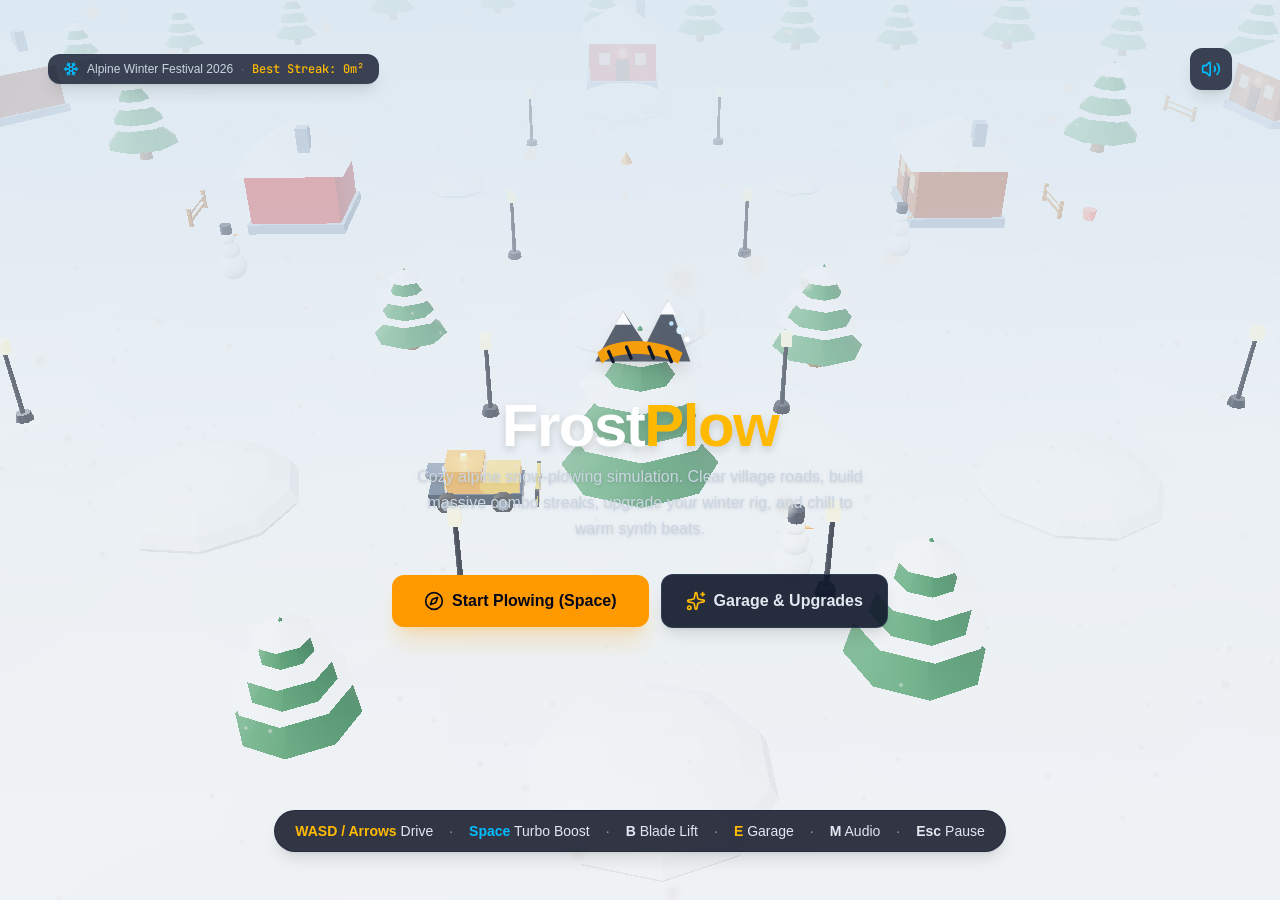
<file: docs/index.html>
<!doctype html>
<html lang="en">
  <head>
    <meta charset="UTF-8" />
    <meta name="viewport" content="width=device-width, initial-scale=1.0" />
    <title>FrostPlow: Cozy Alpine Snowplowing</title>
    <meta name="description" content="A cozy 3D isometric snow-plowing game with vehicle upgrades, combo multipliers, snow clearing physics, and procedural synth soundscapes." />
    <meta property="og:title" content="FrostPlow: Cozy Alpine Snowplowing" />
    <meta property="og:description" content="A cozy 3D isometric snow-plowing game with vehicle upgrades, combo multipliers, snow clearing physics, and procedural synth soundscapes." />
    <meta property="og:type" content="website" />
    <meta name="twitter:card" content="summary_large_image" />
    <link rel="preconnect" href="https://fonts.googleapis.com">
    <link rel="preconnect" href="https://fonts.gstatic.com" crossorigin>
    <link href="https://fonts.googleapis.com/css2?family=Plus+Jakarta+Sans:wght@400;500;600;700;800&family=JetBrains+Mono:wght@500;700&display=swap" rel="stylesheet">
    <script type="module" crossorigin src="./assets/index-BkStNFQ0.js"></script>
    <link rel="stylesheet" crossorigin href="./assets/index-BnOg-NsI.css">
  </head>
  <body>
    <div id="root"></div>
  </body>
</html>
</file>
<file: docs/assets/index-BnOg-NsI.css>
/*! tailwindcss v4.3.3 | MIT License | https://tailwindcss.com */
@layer properties{@supports (((-webkit-hyphens:none)) and (not (margin-trim:inline))) or ((-moz-orient:inline) and (not (color:rgb(from red r g b)))){*,:before,:after,::backdrop{--tw-rotate-x:initial;--tw-rotate-y:initial;--tw-rotate-z:initial;--tw-skew-x:initial;--tw-skew-y:initial;--tw-space-y-reverse:0;--tw-border-style:solid;--tw-gradient-position:initial;--tw-gradient-from:#0000;--tw-gradient-via:#0000;--tw-gradient-to:#0000;--tw-gradient-stops:initial;--tw-gradient-via-stops:initial;--tw-gradient-from-position:0%;--tw-gradient-via-position:50%;--tw-gradient-to-position:100%;--tw-leading:initial;--tw-font-weight:initial;--tw-tracking:initial;--tw-shadow:0 0 #0000;--tw-shadow-color:initial;--tw-shadow-alpha:100%;--tw-inset-shadow:0 0 #0000;--tw-inset-shadow-color:initial;--tw-inset-shadow-alpha:100%;--tw-ring-color:initial;--tw-ring-shadow:0 0 #0000;--tw-inset-ring-color:initial;--tw-inset-ring-shadow:0 0 #0000;--tw-ring-inset:initial;--tw-ring-offset-width:0px;--tw-ring-offset-color:#fff;--tw-ring-offset-shadow:0 0 #0000;--tw-blur:initial;--tw-brightness:initial;--tw-contrast:initial;--tw-grayscale:initial;--tw-hue-rotate:initial;--tw-invert:initial;--tw-opacity:initial;--tw-saturate:initial;--tw-sepia:initial;--tw-drop-shadow:initial;--tw-drop-shadow-color:initial;--tw-drop-shadow-alpha:100%;--tw-drop-shadow-size:initial;--tw-duration:initial;--tw-scale-x:1;--tw-scale-y:1;--tw-scale-z:1}}}@layer theme{:root,:host{--font-sans:-apple-system, BlinkMacSystemFont, "Segoe UI", Roboto, "Helvetica Neue", "Noto Sans", Arial, sans-serif, "Apple Color Emoji", "Segoe UI Emoji", "Segoe UI Symbol", "Noto Color Emoji";--font-mono:ui-monospace, SFMono-Regular, Menlo, Monaco, Consolas, "Liberation Mono", "Courier New", monospace;--color-orange-400:oklch(75% .183 55.934);--color-orange-500:oklch(70.5% .213 47.604);--color-amber-200:oklch(92.4% .12 95.746);--color-amber-300:oklch(87.9% .169 91.605);--color-amber-400:oklch(82.8% .189 84.429);--color-amber-500:oklch(76.9% .188 70.08);--color-yellow-300:oklch(90.5% .182 98.111);--color-emerald-300:oklch(84.5% .143 164.978);--color-emerald-400:oklch(76.5% .177 163.223);--color-emerald-500:oklch(69.6% .17 162.48);--color-cyan-400:oklch(78.9% .154 211.53);--color-sky-300:oklch(82.8% .111 230.318);--color-sky-400:oklch(74.6% .16 232.661);--color-sky-500:oklch(68.5% .169 237.323);--color-indigo-600:oklch(51.1% .262 276.966);--color-rose-400:oklch(71.2% .194 13.428);--color-rose-500:oklch(64.5% .246 16.439);--color-slate-100:oklch(96.8% .007 247.896);--color-slate-200:oklch(92.9% .013 255.508);--color-slate-300:oklch(86.9% .022 252.894);--color-slate-400:oklch(70.4% .04 256.788);--color-slate-500:oklch(55.4% .046 257.417);--color-slate-700:oklch(37.2% .044 257.287);--color-slate-800:oklch(27.9% .041 260.031);--color-slate-900:oklch(20.8% .042 265.755);--color-slate-950:oklch(12.9% .042 264.695);--color-white:#fff;--spacing:.25rem;--container-sm:24rem;--container-md:28rem;--container-xl:36rem;--container-2xl:42rem;--container-4xl:56rem;--text-xs:.75rem;--text-xs--line-height:calc(1 / .75);--text-sm:.875rem;--text-sm--line-height:calc(1.25 / .875);--text-base:1rem;--text-base--line-height:calc(1.5 / 1);--text-lg:1.125rem;--text-lg--line-height:calc(1.75 / 1.125);--text-xl:1.25rem;--text-xl--line-height:calc(1.75 / 1.25);--text-2xl:1.5rem;--text-2xl--line-height:calc(2 / 1.5);--text-3xl:1.875rem;--text-3xl--line-height:calc(2.25 / 1.875);--text-4xl:2.25rem;--text-4xl--line-height:calc(2.5 / 2.25);--text-6xl:3.75rem;--text-6xl--line-height:1;--font-weight-medium:500;--font-weight-semibold:600;--font-weight-bold:700;--font-weight-extrabold:800;--font-weight-black:900;--tracking-tight:-.025em;--tracking-wider:.05em;--tracking-widest:.1em;--leading-relaxed:1.625;--radius-xl:.75rem;--radius-2xl:1rem;--radius-3xl:1.5rem;--drop-shadow-lg:0 4px 4px #00000026;--drop-shadow-xl:0 9px 7px #0000001a;--animate-pulse:pulse 2s cubic-bezier(.4, 0, .6, 1) infinite;--animate-bounce:bounce 1s infinite;--default-transition-duration:.15s;--default-transition-timing-function:cubic-bezier(.4, 0, .2, 1);--default-font-family:var(--font-sans);--default-mono-font-family:var(--font-mono)}}@layer base{*,:after,:before,::backdrop{box-sizing:border-box;border:0 solid;margin:0;padding:0}::file-selector-button{box-sizing:border-box;border:0 solid;margin:0;padding:0}html,:host{-webkit-text-size-adjust:100%;tab-size:4;line-height:1.5;font-family:var(--default-font-family,-apple-system, BlinkMacSystemFont, "Segoe UI", Roboto, "Helvetica Neue", "Noto Sans", Arial, sans-serif, "Apple Color Emoji", "Segoe UI Emoji", "Segoe UI Symbol", "Noto Color Emoji");font-feature-settings:var(--default-font-feature-settings,normal);font-variation-settings:var(--default-font-variation-settings,normal);-webkit-tap-highlight-color:transparent}hr{height:0;color:inherit;border-top-width:1px}abbr:where([title]){-webkit-text-decoration:underline dotted;text-decoration:underline dotted}h1,h2,h3,h4,h5,h6{font-size:inherit;font-weight:inherit}a{color:inherit;-webkit-text-decoration:inherit;-webkit-text-decoration:inherit;-webkit-text-decoration:inherit;-webkit-text-decoration:inherit;text-decoration:inherit}b,strong{font-weight:bolder}code,kbd,samp,pre{font-family:var(--default-mono-font-family,ui-monospace, SFMono-Regular, Menlo, Monaco, Consolas, "Liberation Mono", "Courier New", monospace);font-feature-settings:var(--default-mono-font-feature-settings,normal);font-variation-settings:var(--default-mono-font-variation-settings,normal);font-size:1em}small{font-size:80%}sub,sup{vertical-align:baseline;font-size:75%;line-height:0;position:relative}sub{bottom:-.25em}sup{top:-.5em}table{text-indent:0;border-color:inherit;border-collapse:collapse}:-moz-focusring:where(:not(iframe)){outline:auto}progress{vertical-align:baseline}summary{display:list-item}ol,ul,menu{list-style:none}img,svg,video,canvas,audio,iframe,embed,object{vertical-align:middle;display:block}img,video{max-width:100%;height:auto}button,input,select,optgroup,textarea{font:inherit;font-feature-settings:inherit;font-variation-settings:inherit;letter-spacing:inherit;color:inherit;opacity:1;background-color:#0000;border-radius:0}::file-selector-button{font:inherit;font-feature-settings:inherit;font-variation-settings:inherit;letter-spacing:inherit;color:inherit;opacity:1;background-color:#0000;border-radius:0}:where(select:is([multiple],[size])) optgroup{font-weight:bolder}:where(select:is([multiple],[size])) optgroup option{padding-inline-start:20px}::file-selector-button{margin-inline-end:4px}::placeholder{opacity:1}@supports (not ((-webkit-appearance:-apple-pay-button))) or (contain-intrinsic-size:1px){::placeholder{color:currentColor}@supports (color:color-mix(in lab, red, red)){::placeholder{color:color-mix(in oklab, currentcolor 50%, transparent)}}}textarea{resize:vertical}::-webkit-search-decoration{-webkit-appearance:none}::-webkit-date-and-time-value{min-height:1lh;text-align:inherit}::-webkit-datetime-edit{display:inline-flex}::-webkit-datetime-edit-fields-wrapper{padding:0}::-webkit-datetime-edit{padding-block:0}::-webkit-datetime-edit-year-field{padding-block:0}::-webkit-datetime-edit-month-field{padding-block:0}::-webkit-datetime-edit-day-field{padding-block:0}::-webkit-datetime-edit-hour-field{padding-block:0}::-webkit-datetime-edit-minute-field{padding-block:0}::-webkit-datetime-edit-second-field{padding-block:0}::-webkit-datetime-edit-millisecond-field{padding-block:0}::-webkit-datetime-edit-meridiem-field{padding-block:0}::-webkit-calendar-picker-indicator{line-height:1}:-moz-ui-invalid{box-shadow:none}button,input:where([type=button],[type=reset],[type=submit]){appearance:button}::file-selector-button{appearance:button}::-webkit-inner-spin-button{height:auto}::-webkit-outer-spin-button{height:auto}[hidden]:where(:not([hidden=until-found])){display:none!important}html,body,#root{-webkit-user-select:none;user-select:none;color:#e2e8f0;background-color:#0b1320;width:100%;height:100%;margin:0;padding:0;font-family:Plus Jakarta Sans,system-ui,-apple-system,sans-serif;overflow:hidden}}@layer components;@layer utilities{.pointer-events-auto{pointer-events:auto}.pointer-events-none{pointer-events:none}.visible{visibility:visible}.absolute{position:absolute}.fixed{position:fixed}.relative{position:relative}.inset-0{inset:0}.inset-x-0{inset-inline:0}.bottom-6{bottom:calc(var(--spacing) * 6)}.z-10{z-index:10}.z-15{z-index:15}.z-20{z-index:20}.z-25{z-index:25}.z-30{z-index:30}.container{width:100%}@media (width>=40rem){.container{max-width:40rem}}@media (width>=48rem){.container{max-width:48rem}}@media (width>=64rem){.container{max-width:64rem}}@media (width>=80rem){.container{max-width:80rem}}@media (width>=96rem){.container{max-width:96rem}}.mx-auto{margin-inline:auto}.my-2{margin-block:calc(var(--spacing) * 2)}.my-auto{margin-block:auto}.mt-0\.5{margin-top:calc(var(--spacing) * .5)}.mt-1\.5{margin-top:calc(var(--spacing) * 1.5)}.mb-0\.5{margin-bottom:calc(var(--spacing) * .5)}.mb-1{margin-bottom:var(--spacing)}.mb-1\.5{margin-bottom:calc(var(--spacing) * 1.5)}.mb-2{margin-bottom:calc(var(--spacing) * 2)}.mb-3{margin-bottom:calc(var(--spacing) * 3)}.mb-4{margin-bottom:calc(var(--spacing) * 4)}.mb-5{margin-bottom:calc(var(--spacing) * 5)}.mb-6{margin-bottom:calc(var(--spacing) * 6)}.mb-8{margin-bottom:calc(var(--spacing) * 8)}.ml-1{margin-left:var(--spacing)}.ml-auto{margin-left:auto}.contents{display:contents}.flex{display:flex}.grid{display:grid}.hidden{display:none}.h-1\.5{height:calc(var(--spacing) * 1.5)}.h-2{height:calc(var(--spacing) * 2)}.h-3\.5{height:calc(var(--spacing) * 3.5)}.h-4{height:calc(var(--spacing) * 4)}.h-5{height:calc(var(--spacing) * 5)}.h-6{height:calc(var(--spacing) * 6)}.h-7{height:calc(var(--spacing) * 7)}.h-8{height:calc(var(--spacing) * 8)}.h-16{height:calc(var(--spacing) * 16)}.h-24{height:calc(var(--spacing) * 24)}.h-36{height:calc(var(--spacing) * 36)}.h-full{height:100%}.h-screen{height:100vh}.max-h-\[70vh\]{max-height:70vh}.max-h-\[88vh\]{max-height:88vh}.w-3\.5{width:calc(var(--spacing) * 3.5)}.w-4{width:calc(var(--spacing) * 4)}.w-5{width:calc(var(--spacing) * 5)}.w-6{width:calc(var(--spacing) * 6)}.w-7{width:calc(var(--spacing) * 7)}.w-8{width:calc(var(--spacing) * 8)}.w-16{width:calc(var(--spacing) * 16)}.w-24{width:calc(var(--spacing) * 24)}.w-28{width:calc(var(--spacing) * 28)}.w-36{width:calc(var(--spacing) * 36)}.w-\[170px\]{width:170px}.w-full{width:100%}.w-screen{width:100vw}.max-w-2xl{max-width:var(--container-2xl)}.max-w-4xl{max-width:var(--container-4xl)}.max-w-md{max-width:var(--container-md)}.max-w-sm{max-width:var(--container-sm)}.max-w-xl{max-width:var(--container-xl)}.min-w-\[170px\]{min-width:170px}.min-w-\[200px\]{min-width:200px}.flex-1{flex:1}.shrink-0{flex-shrink:0}.transform{transform:var(--tw-rotate-x,) var(--tw-rotate-y,) var(--tw-rotate-z,) var(--tw-skew-x,) var(--tw-skew-y,)}.animate-bounce{animation:var(--animate-bounce)}.animate-pulse{animation:var(--animate-pulse)}.cursor-grab{cursor:grab}.cursor-not-allowed{cursor:not-allowed}.cursor-pointer{cursor:pointer}.resize{resize:both}.grid-cols-1{grid-template-columns:repeat(1,minmax(0,1fr))}.grid-cols-3{grid-template-columns:repeat(3,minmax(0,1fr))}.flex-col{flex-direction:column}.flex-wrap{flex-wrap:wrap}.items-baseline{align-items:baseline}.items-center{align-items:center}.items-end{align-items:flex-end}.items-start{align-items:flex-start}.justify-between{justify-content:space-between}.justify-center{justify-content:center}.gap-1{gap:var(--spacing)}.gap-1\.5{gap:calc(var(--spacing) * 1.5)}.gap-2{gap:calc(var(--spacing) * 2)}.gap-2\.5{gap:calc(var(--spacing) * 2.5)}.gap-3{gap:calc(var(--spacing) * 3)}.gap-3\.5{gap:calc(var(--spacing) * 3.5)}.gap-4{gap:calc(var(--spacing) * 4)}:where(.space-y-1>:not(:last-child)){--tw-space-y-reverse:0;margin-block-start:calc(var(--spacing) * var(--tw-space-y-reverse));margin-block-end:calc(var(--spacing) * calc(1 - var(--tw-space-y-reverse)))}:where(.space-y-2>:not(:last-child)){--tw-space-y-reverse:0;margin-block-start:calc(calc(var(--spacing) * 2) * var(--tw-space-y-reverse));margin-block-end:calc(calc(var(--spacing) * 2) * calc(1 - var(--tw-space-y-reverse)))}:where(.space-y-2\.5>:not(:last-child)){--tw-space-y-reverse:0;margin-block-start:calc(calc(var(--spacing) * 2.5) * var(--tw-space-y-reverse));margin-block-end:calc(calc(var(--spacing) * 2.5) * calc(1 - var(--tw-space-y-reverse)))}:where(.space-y-3\.5>:not(:last-child)){--tw-space-y-reverse:0;margin-block-start:calc(calc(var(--spacing) * 3.5) * var(--tw-space-y-reverse));margin-block-end:calc(calc(var(--spacing) * 3.5) * calc(1 - var(--tw-space-y-reverse)))}:where(.space-y-4>:not(:last-child)){--tw-space-y-reverse:0;margin-block-start:calc(calc(var(--spacing) * 4) * var(--tw-space-y-reverse));margin-block-end:calc(calc(var(--spacing) * 4) * calc(1 - var(--tw-space-y-reverse)))}.truncate{text-overflow:ellipsis;white-space:nowrap;overflow:hidden}.overflow-hidden{overflow:hidden}.overflow-y-auto{overflow-y:auto}.rounded{border-radius:.25rem}.rounded-2xl{border-radius:var(--radius-2xl)}.rounded-3xl{border-radius:var(--radius-3xl)}.rounded-full{border-radius:2147483647px}.rounded-xl{border-radius:var(--radius-xl)}.border{border-style:var(--tw-border-style);border-width:1px}.border-t{border-top-style:var(--tw-border-style);border-top-width:1px}.border-b{border-bottom-style:var(--tw-border-style);border-bottom-width:1px}.border-amber-300{border-color:var(--color-amber-300)}.border-amber-400{border-color:var(--color-amber-400)}.border-amber-500\/30{border-color:#f99c004d}@supports (color:color-mix(in lab, red, red)){.border-amber-500\/30{border-color:color-mix(in oklab, var(--color-amber-500) 30%, transparent)}}.border-amber-500\/40{border-color:#f99c0066}@supports (color:color-mix(in lab, red, red)){.border-amber-500\/40{border-color:color-mix(in oklab, var(--color-amber-500) 40%, transparent)}}.border-emerald-500\/30{border-color:#00bb7f4d}@supports (color:color-mix(in lab, red, red)){.border-emerald-500\/30{border-color:color-mix(in oklab, var(--color-emerald-500) 30%, transparent)}}.border-sky-500\/30{border-color:#00a5ef4d}@supports (color:color-mix(in lab, red, red)){.border-sky-500\/30{border-color:color-mix(in oklab, var(--color-sky-500) 30%, transparent)}}.border-slate-700{border-color:var(--color-slate-700)}.border-slate-700\/50{border-color:#31415880}@supports (color:color-mix(in lab, red, red)){.border-slate-700\/50{border-color:color-mix(in oklab, var(--color-slate-700) 50%, transparent)}}.border-slate-700\/60{border-color:#31415899}@supports (color:color-mix(in lab, red, red)){.border-slate-700\/60{border-color:color-mix(in oklab, var(--color-slate-700) 60%, transparent)}}.border-slate-700\/70{border-color:#314158b3}@supports (color:color-mix(in lab, red, red)){.border-slate-700\/70{border-color:color-mix(in oklab, var(--color-slate-700) 70%, transparent)}}.border-slate-700\/80{border-color:#314158cc}@supports (color:color-mix(in lab, red, red)){.border-slate-700\/80{border-color:color-mix(in oklab, var(--color-slate-700) 80%, transparent)}}.border-slate-800{border-color:var(--color-slate-800)}.border-slate-800\/80{border-color:#1d293dcc}@supports (color:color-mix(in lab, red, red)){.border-slate-800\/80{border-color:color-mix(in oklab, var(--color-slate-800) 80%, transparent)}}.border-white\/20{border-color:#fff3}@supports (color:color-mix(in lab, red, red)){.border-white\/20{border-color:color-mix(in oklab, var(--color-white) 20%, transparent)}}.bg-amber-400{background-color:var(--color-amber-400)}.bg-amber-500{background-color:var(--color-amber-500)}.bg-amber-500\/15{background-color:#f99c0026}@supports (color:color-mix(in lab, red, red)){.bg-amber-500\/15{background-color:color-mix(in oklab, var(--color-amber-500) 15%, transparent)}}.bg-amber-500\/20{background-color:#f99c0033}@supports (color:color-mix(in lab, red, red)){.bg-amber-500\/20{background-color:color-mix(in oklab, var(--color-amber-500) 20%, transparent)}}.bg-emerald-400{background-color:var(--color-emerald-400)}.bg-emerald-500\/10{background-color:#00bb7f1a}@supports (color:color-mix(in lab, red, red)){.bg-emerald-500\/10{background-color:color-mix(in oklab, var(--color-emerald-500) 10%, transparent)}}.bg-emerald-500\/15{background-color:#00bb7f26}@supports (color:color-mix(in lab, red, red)){.bg-emerald-500\/15{background-color:color-mix(in oklab, var(--color-emerald-500) 15%, transparent)}}.bg-emerald-500\/20{background-color:#00bb7f33}@supports (color:color-mix(in lab, red, red)){.bg-emerald-500\/20{background-color:color-mix(in oklab, var(--color-emerald-500) 20%, transparent)}}.bg-indigo-600{background-color:var(--color-indigo-600)}.bg-orange-500{background-color:var(--color-orange-500)}.bg-sky-400{background-color:var(--color-sky-400)}.bg-sky-500{background-color:var(--color-sky-500)}.bg-sky-500\/10{background-color:#00a5ef1a}@supports (color:color-mix(in lab, red, red)){.bg-sky-500\/10{background-color:color-mix(in oklab, var(--color-sky-500) 10%, transparent)}}.bg-slate-800{background-color:var(--color-slate-800)}.bg-slate-800\/60{background-color:#1d293d99}@supports (color:color-mix(in lab, red, red)){.bg-slate-800\/60{background-color:color-mix(in oklab, var(--color-slate-800) 60%, transparent)}}.bg-slate-800\/80{background-color:#1d293dcc}@supports (color:color-mix(in lab, red, red)){.bg-slate-800\/80{background-color:color-mix(in oklab, var(--color-slate-800) 80%, transparent)}}.bg-slate-900{background-color:var(--color-slate-900)}.bg-slate-900\/70{background-color:#0f172bb3}@supports (color:color-mix(in lab, red, red)){.bg-slate-900\/70{background-color:color-mix(in oklab, var(--color-slate-900) 70%, transparent)}}.bg-slate-900\/80{background-color:#0f172bcc}@supports (color:color-mix(in lab, red, red)){.bg-slate-900\/80{background-color:color-mix(in oklab, var(--color-slate-900) 80%, transparent)}}.bg-slate-900\/85{background-color:#0f172bd9}@supports (color:color-mix(in lab, red, red)){.bg-slate-900\/85{background-color:color-mix(in oklab, var(--color-slate-900) 85%, transparent)}}.bg-slate-900\/90{background-color:#0f172be6}@supports (color:color-mix(in lab, red, red)){.bg-slate-900\/90{background-color:color-mix(in oklab, var(--color-slate-900) 90%, transparent)}}.bg-slate-900\/95{background-color:#0f172bf2}@supports (color:color-mix(in lab, red, red)){.bg-slate-900\/95{background-color:color-mix(in oklab, var(--color-slate-900) 95%, transparent)}}.bg-slate-950{background-color:var(--color-slate-950)}.bg-slate-950\/45{background-color:#02061873}@supports (color:color-mix(in lab, red, red)){.bg-slate-950\/45{background-color:color-mix(in oklab, var(--color-slate-950) 45%, transparent)}}.bg-slate-950\/60{background-color:#02061899}@supports (color:color-mix(in lab, red, red)){.bg-slate-950\/60{background-color:color-mix(in oklab, var(--color-slate-950) 60%, transparent)}}.bg-slate-950\/70{background-color:#020618b3}@supports (color:color-mix(in lab, red, red)){.bg-slate-950\/70{background-color:color-mix(in oklab, var(--color-slate-950) 70%, transparent)}}.bg-slate-950\/75{background-color:#020618bf}@supports (color:color-mix(in lab, red, red)){.bg-slate-950\/75{background-color:color-mix(in oklab, var(--color-slate-950) 75%, transparent)}}.bg-slate-950\/80{background-color:#020618cc}@supports (color:color-mix(in lab, red, red)){.bg-slate-950\/80{background-color:color-mix(in oklab, var(--color-slate-950) 80%, transparent)}}.bg-slate-950\/85{background-color:#020618d9}@supports (color:color-mix(in lab, red, red)){.bg-slate-950\/85{background-color:color-mix(in oklab, var(--color-slate-950) 85%, transparent)}}.bg-slate-950\/90{background-color:#020618e6}@supports (color:color-mix(in lab, red, red)){.bg-slate-950\/90{background-color:color-mix(in oklab, var(--color-slate-950) 90%, transparent)}}.bg-gradient-to-r{--tw-gradient-position:to right in oklab;background-image:linear-gradient(var(--tw-gradient-stops))}.from-amber-400{--tw-gradient-from:var(--color-amber-400);--tw-gradient-stops:var(--tw-gradient-via-stops,var(--tw-gradient-position), var(--tw-gradient-from) var(--tw-gradient-from-position), var(--tw-gradient-to) var(--tw-gradient-to-position))}.from-amber-500{--tw-gradient-from:var(--color-amber-500);--tw-gradient-stops:var(--tw-gradient-via-stops,var(--tw-gradient-position), var(--tw-gradient-from) var(--tw-gradient-from-position), var(--tw-gradient-to) var(--tw-gradient-to-position))}.from-sky-500{--tw-gradient-from:var(--color-sky-500);--tw-gradient-stops:var(--tw-gradient-via-stops,var(--tw-gradient-position), var(--tw-gradient-from) var(--tw-gradient-from-position), var(--tw-gradient-to) var(--tw-gradient-to-position))}.to-amber-400{--tw-gradient-to:var(--color-amber-400);--tw-gradient-stops:var(--tw-gradient-via-stops,var(--tw-gradient-position), var(--tw-gradient-from) var(--tw-gradient-from-position), var(--tw-gradient-to) var(--tw-gradient-to-position))}.to-rose-500{--tw-gradient-to:var(--color-rose-500);--tw-gradient-stops:var(--tw-gradient-via-stops,var(--tw-gradient-position), var(--tw-gradient-from) var(--tw-gradient-from-position), var(--tw-gradient-to) var(--tw-gradient-to-position))}.fill-amber-400{fill:var(--color-amber-400)}.fill-slate-950{fill:var(--color-slate-950)}.p-1{padding:var(--spacing)}.p-1\.5{padding:calc(var(--spacing) * 1.5)}.p-2{padding:calc(var(--spacing) * 2)}.p-2\.5{padding:calc(var(--spacing) * 2.5)}.p-3{padding:calc(var(--spacing) * 3)}.p-3\.5{padding:calc(var(--spacing) * 3.5)}.p-4{padding:calc(var(--spacing) * 4)}.p-4\.5{padding:calc(var(--spacing) * 4.5)}.p-5{padding:calc(var(--spacing) * 5)}.p-6{padding:calc(var(--spacing) * 6)}.p-8{padding:calc(var(--spacing) * 8)}.px-2{padding-inline:calc(var(--spacing) * 2)}.px-3{padding-inline:calc(var(--spacing) * 3)}.px-3\.5{padding-inline:calc(var(--spacing) * 3.5)}.px-4{padding-inline:calc(var(--spacing) * 4)}.px-5{padding-inline:calc(var(--spacing) * 5)}.px-6{padding-inline:calc(var(--spacing) * 6)}.px-8{padding-inline:calc(var(--spacing) * 8)}.py-0\.5{padding-block:calc(var(--spacing) * .5)}.py-1{padding-block:var(--spacing)}.py-1\.5{padding-block:calc(var(--spacing) * 1.5)}.py-2{padding-block:calc(var(--spacing) * 2)}.py-2\.5{padding-block:calc(var(--spacing) * 2.5)}.py-3{padding-block:calc(var(--spacing) * 3)}.py-3\.5{padding-block:calc(var(--spacing) * 3.5)}.py-4{padding-block:calc(var(--spacing) * 4)}.py-5{padding-block:calc(var(--spacing) * 5)}.pt-1{padding-top:var(--spacing)}.pt-2{padding-top:calc(var(--spacing) * 2)}.pb-3{padding-bottom:calc(var(--spacing) * 3)}.text-center{text-align:center}.font-sans{font-family:var(--font-sans)}.text-2xl{font-size:var(--text-2xl);line-height:var(--tw-leading,var(--text-2xl--line-height))}.text-4xl{font-size:var(--text-4xl);line-height:var(--tw-leading,var(--text-4xl--line-height))}.text-base{font-size:var(--text-base);line-height:var(--tw-leading,var(--text-base--line-height))}.text-lg{font-size:var(--text-lg);line-height:var(--tw-leading,var(--text-lg--line-height))}.text-sm{font-size:var(--text-sm);line-height:var(--tw-leading,var(--text-sm--line-height))}.text-xl{font-size:var(--text-xl);line-height:var(--tw-leading,var(--text-xl--line-height))}.text-xs{font-size:var(--text-xs);line-height:var(--tw-leading,var(--text-xs--line-height))}.text-\[10px\]{font-size:10px}.text-\[11px\]{font-size:11px}.leading-none{--tw-leading:1;line-height:1}.leading-relaxed{--tw-leading:var(--leading-relaxed);line-height:var(--leading-relaxed)}.font-black{--tw-font-weight:var(--font-weight-black);font-weight:var(--font-weight-black)}.font-bold{--tw-font-weight:var(--font-weight-bold);font-weight:var(--font-weight-bold)}.font-extrabold{--tw-font-weight:var(--font-weight-extrabold);font-weight:var(--font-weight-extrabold)}.font-medium{--tw-font-weight:var(--font-weight-medium);font-weight:var(--font-weight-medium)}.font-semibold{--tw-font-weight:var(--font-weight-semibold);font-weight:var(--font-weight-semibold)}.tracking-tight{--tw-tracking:var(--tracking-tight);letter-spacing:var(--tracking-tight)}.tracking-wider{--tw-tracking:var(--tracking-wider);letter-spacing:var(--tracking-wider)}.tracking-widest{--tw-tracking:var(--tracking-widest);letter-spacing:var(--tracking-widest)}.text-amber-200{color:var(--color-amber-200)}.text-amber-300{color:var(--color-amber-300)}.text-amber-400{color:var(--color-amber-400)}.text-cyan-400{color:var(--color-cyan-400)}.text-emerald-300{color:var(--color-emerald-300)}.text-emerald-400{color:var(--color-emerald-400)}.text-orange-400{color:var(--color-orange-400)}.text-rose-400{color:var(--color-rose-400)}.text-sky-300{color:var(--color-sky-300)}.text-sky-400{color:var(--color-sky-400)}.text-slate-100{color:var(--color-slate-100)}.text-slate-200{color:var(--color-slate-200)}.text-slate-300{color:var(--color-slate-300)}.text-slate-400{color:var(--color-slate-400)}.text-slate-500{color:var(--color-slate-500)}.text-slate-950{color:var(--color-slate-950)}.text-white{color:var(--color-white)}.text-yellow-300{color:var(--color-yellow-300)}.uppercase{text-transform:uppercase}.shadow{--tw-shadow:0 1px 3px 0 var(--tw-shadow-color,#0000001a), 0 1px 2px -1px var(--tw-shadow-color,#0000001a);box-shadow:var(--tw-inset-shadow), var(--tw-inset-ring-shadow), var(--tw-ring-offset-shadow), var(--tw-ring-shadow), var(--tw-shadow)}.shadow-2xl{--tw-shadow:0 25px 50px -12px var(--tw-shadow-color,#00000040);box-shadow:var(--tw-inset-shadow), var(--tw-inset-ring-shadow), var(--tw-ring-offset-shadow), var(--tw-ring-shadow), var(--tw-shadow)}.shadow-lg{--tw-shadow:0 10px 15px -3px var(--tw-shadow-color,#0000001a), 0 4px 6px -4px var(--tw-shadow-color,#0000001a);box-shadow:var(--tw-inset-shadow), var(--tw-inset-ring-shadow), var(--tw-ring-offset-shadow), var(--tw-ring-shadow), var(--tw-shadow)}.shadow-md{--tw-shadow:0 4px 6px -1px var(--tw-shadow-color,#0000001a), 0 2px 4px -2px var(--tw-shadow-color,#0000001a);box-shadow:var(--tw-inset-shadow), var(--tw-inset-ring-shadow), var(--tw-ring-offset-shadow), var(--tw-ring-shadow), var(--tw-shadow)}.shadow-xl{--tw-shadow:0 20px 25px -5px var(--tw-shadow-color,#0000001a), 0 8px 10px -6px var(--tw-shadow-color,#0000001a);box-shadow:var(--tw-inset-shadow), var(--tw-inset-ring-shadow), var(--tw-ring-offset-shadow), var(--tw-ring-shadow), var(--tw-shadow)}.ring{--tw-ring-shadow:var(--tw-ring-inset,) 0 0 0 calc(1px + var(--tw-ring-offset-width)) var(--tw-ring-color,currentcolor);box-shadow:var(--tw-inset-shadow), var(--tw-inset-ring-shadow), var(--tw-ring-offset-shadow), var(--tw-ring-shadow), var(--tw-shadow)}.ring-2{--tw-ring-shadow:var(--tw-ring-inset,) 0 0 0 calc(2px + var(--tw-ring-offset-width)) var(--tw-ring-color,currentcolor);box-shadow:var(--tw-inset-shadow), var(--tw-inset-ring-shadow), var(--tw-ring-offset-shadow), var(--tw-ring-shadow), var(--tw-shadow)}.shadow-amber-500\/10{--tw-shadow-color:#f99c001a}@supports (color:color-mix(in lab, red, red)){.shadow-amber-500\/10{--tw-shadow-color:color-mix(in oklab, color-mix(in oklab, var(--color-amber-500) 10%, transparent) var(--tw-shadow-alpha), transparent)}}.shadow-amber-500\/20{--tw-shadow-color:#f99c0033}@supports (color:color-mix(in lab, red, red)){.shadow-amber-500\/20{--tw-shadow-color:color-mix(in oklab, color-mix(in oklab, var(--color-amber-500) 20%, transparent) var(--tw-shadow-alpha), transparent)}}.ring-amber-400\/30{--tw-ring-color:#fcbb004d}@supports (color:color-mix(in lab, red, red)){.ring-amber-400\/30{--tw-ring-color:color-mix(in oklab, var(--color-amber-400) 30%, transparent)}}.blur{--tw-blur:blur(8px);filter:var(--tw-blur,) var(--tw-brightness,) var(--tw-contrast,) var(--tw-grayscale,) var(--tw-hue-rotate,) var(--tw-invert,) var(--tw-saturate,) var(--tw-sepia,) var(--tw-drop-shadow,)}.drop-shadow{--tw-drop-shadow-size:drop-shadow(0 1px 2px var(--tw-drop-shadow-color,#0000001a)) drop-shadow(0 1px 1px var(--tw-drop-shadow-color,#0000000f));--tw-drop-shadow:drop-shadow(0 1px 2px #0000001a) drop-shadow(0 1px 1px #0000000f);filter:var(--tw-blur,) var(--tw-brightness,) var(--tw-contrast,) var(--tw-grayscale,) var(--tw-hue-rotate,) var(--tw-invert,) var(--tw-saturate,) var(--tw-sepia,) var(--tw-drop-shadow,)}.drop-shadow-\[0_2px_10px_rgba\(0\,0\,0\,0\.8\)\]{--tw-drop-shadow-size:drop-shadow(0 2px 10px var(--tw-drop-shadow-color,#000c));--tw-drop-shadow:var(--tw-drop-shadow-size);filter:var(--tw-blur,) var(--tw-brightness,) var(--tw-contrast,) var(--tw-grayscale,) var(--tw-hue-rotate,) var(--tw-invert,) var(--tw-saturate,) var(--tw-sepia,) var(--tw-drop-shadow,)}.drop-shadow-lg{--tw-drop-shadow-size:drop-shadow(0 4px 4px var(--tw-drop-shadow-color,#00000026));--tw-drop-shadow:drop-shadow(var(--drop-shadow-lg));filter:var(--tw-blur,) var(--tw-brightness,) var(--tw-contrast,) var(--tw-grayscale,) var(--tw-hue-rotate,) var(--tw-invert,) var(--tw-saturate,) var(--tw-sepia,) var(--tw-drop-shadow,)}.drop-shadow-xl{--tw-drop-shadow-size:drop-shadow(0 9px 7px var(--tw-drop-shadow-color,#0000001a));--tw-drop-shadow:drop-shadow(var(--drop-shadow-xl));filter:var(--tw-blur,) var(--tw-brightness,) var(--tw-contrast,) var(--tw-grayscale,) var(--tw-hue-rotate,) var(--tw-invert,) var(--tw-saturate,) var(--tw-sepia,) var(--tw-drop-shadow,)}.filter{filter:var(--tw-blur,) var(--tw-brightness,) var(--tw-contrast,) var(--tw-grayscale,) var(--tw-hue-rotate,) var(--tw-invert,) var(--tw-saturate,) var(--tw-sepia,) var(--tw-drop-shadow,)}.transition-all{transition-property:all;transition-timing-function:var(--tw-ease,var(--default-transition-timing-function));transition-duration:var(--tw-duration,var(--default-transition-duration))}.transition-colors{transition-property:color,background-color,border-color,outline-color,text-decoration-color,fill,stroke,--tw-gradient-from,--tw-gradient-via,--tw-gradient-to;transition-timing-function:var(--tw-ease,var(--default-transition-timing-function));transition-duration:var(--tw-duration,var(--default-transition-duration))}.transition-transform{transition-property:transform,translate,scale,rotate;transition-timing-function:var(--tw-ease,var(--default-transition-timing-function));transition-duration:var(--tw-duration,var(--default-transition-duration))}.duration-75{--tw-duration:75ms;transition-duration:75ms}.duration-300{--tw-duration:.3s;transition-duration:.3s}.select-none{-webkit-user-select:none;user-select:none}@media (hover:hover){.hover\:border-slate-700:hover{border-color:var(--color-slate-700)}.hover\:bg-amber-400:hover{background-color:var(--color-amber-400)}.hover\:bg-slate-700:hover{background-color:var(--color-slate-700)}.hover\:bg-slate-700\/60:hover{background-color:#31415899}@supports (color:color-mix(in lab, red, red)){.hover\:bg-slate-700\/60:hover{background-color:color-mix(in oklab, var(--color-slate-700) 60%, transparent)}}.hover\:bg-slate-800:hover{background-color:var(--color-slate-800)}.hover\:bg-slate-800\/40:hover{background-color:#1d293d66}@supports (color:color-mix(in lab, red, red)){.hover\:bg-slate-800\/40:hover{background-color:color-mix(in oklab, var(--color-slate-800) 40%, transparent)}}.hover\:text-slate-200:hover{color:var(--color-slate-200)}.hover\:text-white:hover{color:var(--color-white)}}.active\:scale-95:active{--tw-scale-x:95%;--tw-scale-y:95%;--tw-scale-z:95%;scale:var(--tw-scale-x) var(--tw-scale-y)}.active\:cursor-grabbing:active{cursor:grabbing}.active\:bg-amber-400:active{background-color:var(--color-amber-400)}.active\:bg-amber-500:active{background-color:var(--color-amber-500)}.active\:text-slate-950:active{color:var(--color-slate-950)}@media (width>=40rem){.sm\:block{display:block}.sm\:flex{display:flex}.sm\:hidden{display:none}.sm\:inline{display:inline}.sm\:h-28{height:calc(var(--spacing) * 28)}.sm\:w-28{width:calc(var(--spacing) * 28)}.sm\:w-36{width:calc(var(--spacing) * 36)}.sm\:w-auto{width:auto}.sm\:min-w-\[260px\]{min-width:260px}.sm\:grid-cols-2{grid-template-columns:repeat(2,minmax(0,1fr))}.sm\:grid-cols-3{grid-template-columns:repeat(3,minmax(0,1fr))}.sm\:flex-row{flex-direction:row}.sm\:items-center{align-items:center}.sm\:gap-4{gap:calc(var(--spacing) * 4)}.sm\:p-6{padding:calc(var(--spacing) * 6)}.sm\:p-8{padding:calc(var(--spacing) * 8)}.sm\:p-12{padding:calc(var(--spacing) * 12)}.sm\:text-3xl{font-size:var(--text-3xl);line-height:var(--tw-leading,var(--text-3xl--line-height))}.sm\:text-6xl{font-size:var(--text-6xl);line-height:var(--tw-leading,var(--text-6xl--line-height))}.sm\:text-base{font-size:var(--text-base);line-height:var(--tw-leading,var(--text-base--line-height))}.sm\:text-lg{font-size:var(--text-lg);line-height:var(--tw-leading,var(--text-lg--line-height))}.sm\:text-sm{font-size:var(--text-sm);line-height:var(--tw-leading,var(--text-sm--line-height))}.sm\:text-xl{font-size:var(--text-xl);line-height:var(--tw-leading,var(--text-xl--line-height))}}}.font-mono-numbers{font-variant-numeric:tabular-nums;font-family:JetBrains Mono,monospace}::-webkit-scrollbar{width:6px}::-webkit-scrollbar-track{background:#0f172a99}::-webkit-scrollbar-thumb{background:#94a3b84d;border-radius:3px}::-webkit-scrollbar-thumb:hover{background:#94a3b880}@property --tw-rotate-x{syntax:"*";inherits:false}@property --tw-rotate-y{syntax:"*";inherits:false}@property --tw-rotate-z{syntax:"*";inherits:false}@property --tw-skew-x{syntax:"*";inherits:false}@property --tw-skew-y{syntax:"*";inherits:false}@property --tw-space-y-reverse{syntax:"*";inherits:false;initial-value:0}@property --tw-border-style{syntax:"*";inherits:false;initial-value:solid}@property --tw-gradient-position{syntax:"*";inherits:false}@property --tw-gradient-from{syntax:"<color>";inherits:false;initial-value:#0000}@property --tw-gradient-via{syntax:"<color>";inherits:false;initial-value:#0000}@property --tw-gradient-to{syntax:"<color>";inherits:false;initial-value:#0000}@property --tw-gradient-stops{syntax:"*";inherits:false}@property --tw-gradient-via-stops{syntax:"*";inherits:false}@property --tw-gradient-from-position{syntax:"<length-percentage>";inherits:false;initial-value:0%}@property --tw-gradient-via-position{syntax:"<length-percentage>";inherits:false;initial-value:50%}@property --tw-gradient-to-position{syntax:"<length-percentage>";inherits:false;initial-value:100%}@property --tw-leading{syntax:"*";inherits:false}@property --tw-font-weight{syntax:"*";inherits:false}@property --tw-tracking{syntax:"*";inherits:false}@property --tw-shadow{syntax:"*";inherits:false;initial-value:0 0 #0000}@property --tw-shadow-color{syntax:"*";inherits:false}@property --tw-shadow-alpha{syntax:"<percentage>";inherits:false;initial-value:100%}@property --tw-inset-shadow{syntax:"*";inherits:false;initial-value:0 0 #0000}@property --tw-inset-shadow-color{syntax:"*";inherits:false}@property --tw-inset-shadow-alpha{syntax:"<percentage>";inherits:false;initial-value:100%}@property --tw-ring-color{syntax:"*";inherits:false}@property --tw-ring-shadow{syntax:"*";inherits:false;initial-value:0 0 #0000}@property --tw-inset-ring-color{syntax:"*";inherits:false}@property --tw-inset-ring-shadow{syntax:"*";inherits:false;initial-value:0 0 #0000}@property --tw-ring-inset{syntax:"*";inherits:false}@property --tw-ring-offset-width{syntax:"<length>";inherits:false;initial-value:0}@property --tw-ring-offset-color{syntax:"*";inherits:false;initial-value:#fff}@property --tw-ring-offset-shadow{syntax:"*";inherits:false;initial-value:0 0 #0000}@property --tw-blur{syntax:"*";inherits:false}@property --tw-brightness{syntax:"*";inherits:false}@property --tw-contrast{syntax:"*";inherits:false}@property --tw-grayscale{syntax:"*";inherits:false}@property --tw-hue-rotate{syntax:"*";inherits:false}@property --tw-invert{syntax:"*";inherits:false}@property --tw-opacity{syntax:"*";inherits:false}@property --tw-saturate{syntax:"*";inherits:false}@property --tw-sepia{syntax:"*";inherits:false}@property --tw-drop-shadow{syntax:"*";inherits:false}@property --tw-drop-shadow-color{syntax:"*";inherits:false}@property --tw-drop-shadow-alpha{syntax:"<percentage>";inherits:false;initial-value:100%}@property --tw-drop-shadow-size{syntax:"*";inherits:false}@property --tw-duration{syntax:"*";inherits:false}@property --tw-scale-x{syntax:"*";inherits:false;initial-value:1}@property --tw-scale-y{syntax:"*";inherits:false;initial-value:1}@property --tw-scale-z{syntax:"*";inherits:false;initial-value:1}@keyframes pulse{50%{opacity:.5}}@keyframes bounce{0%,to{animation-timing-function:cubic-bezier(.8,0,1,1);transform:translateY(-25%)}50%{animation-timing-function:cubic-bezier(0,0,.2,1);transform:none}}
</file>
